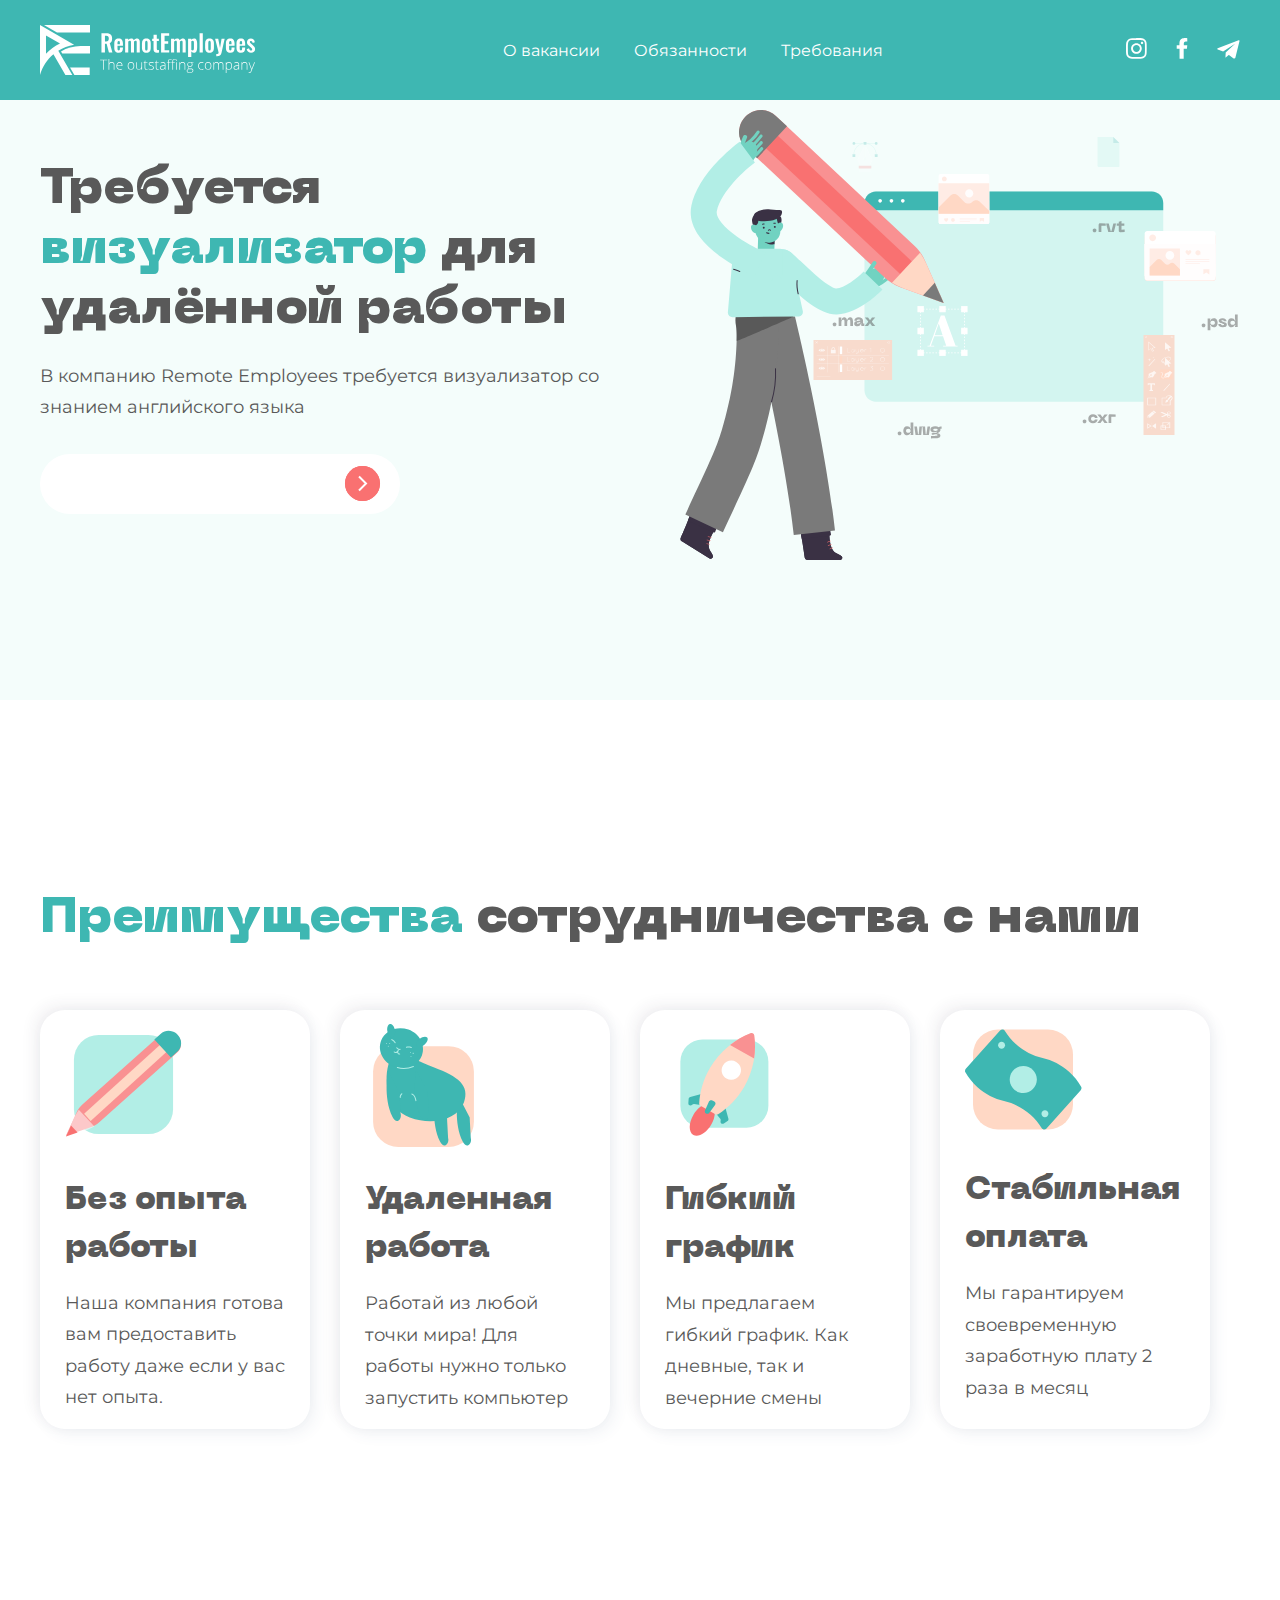
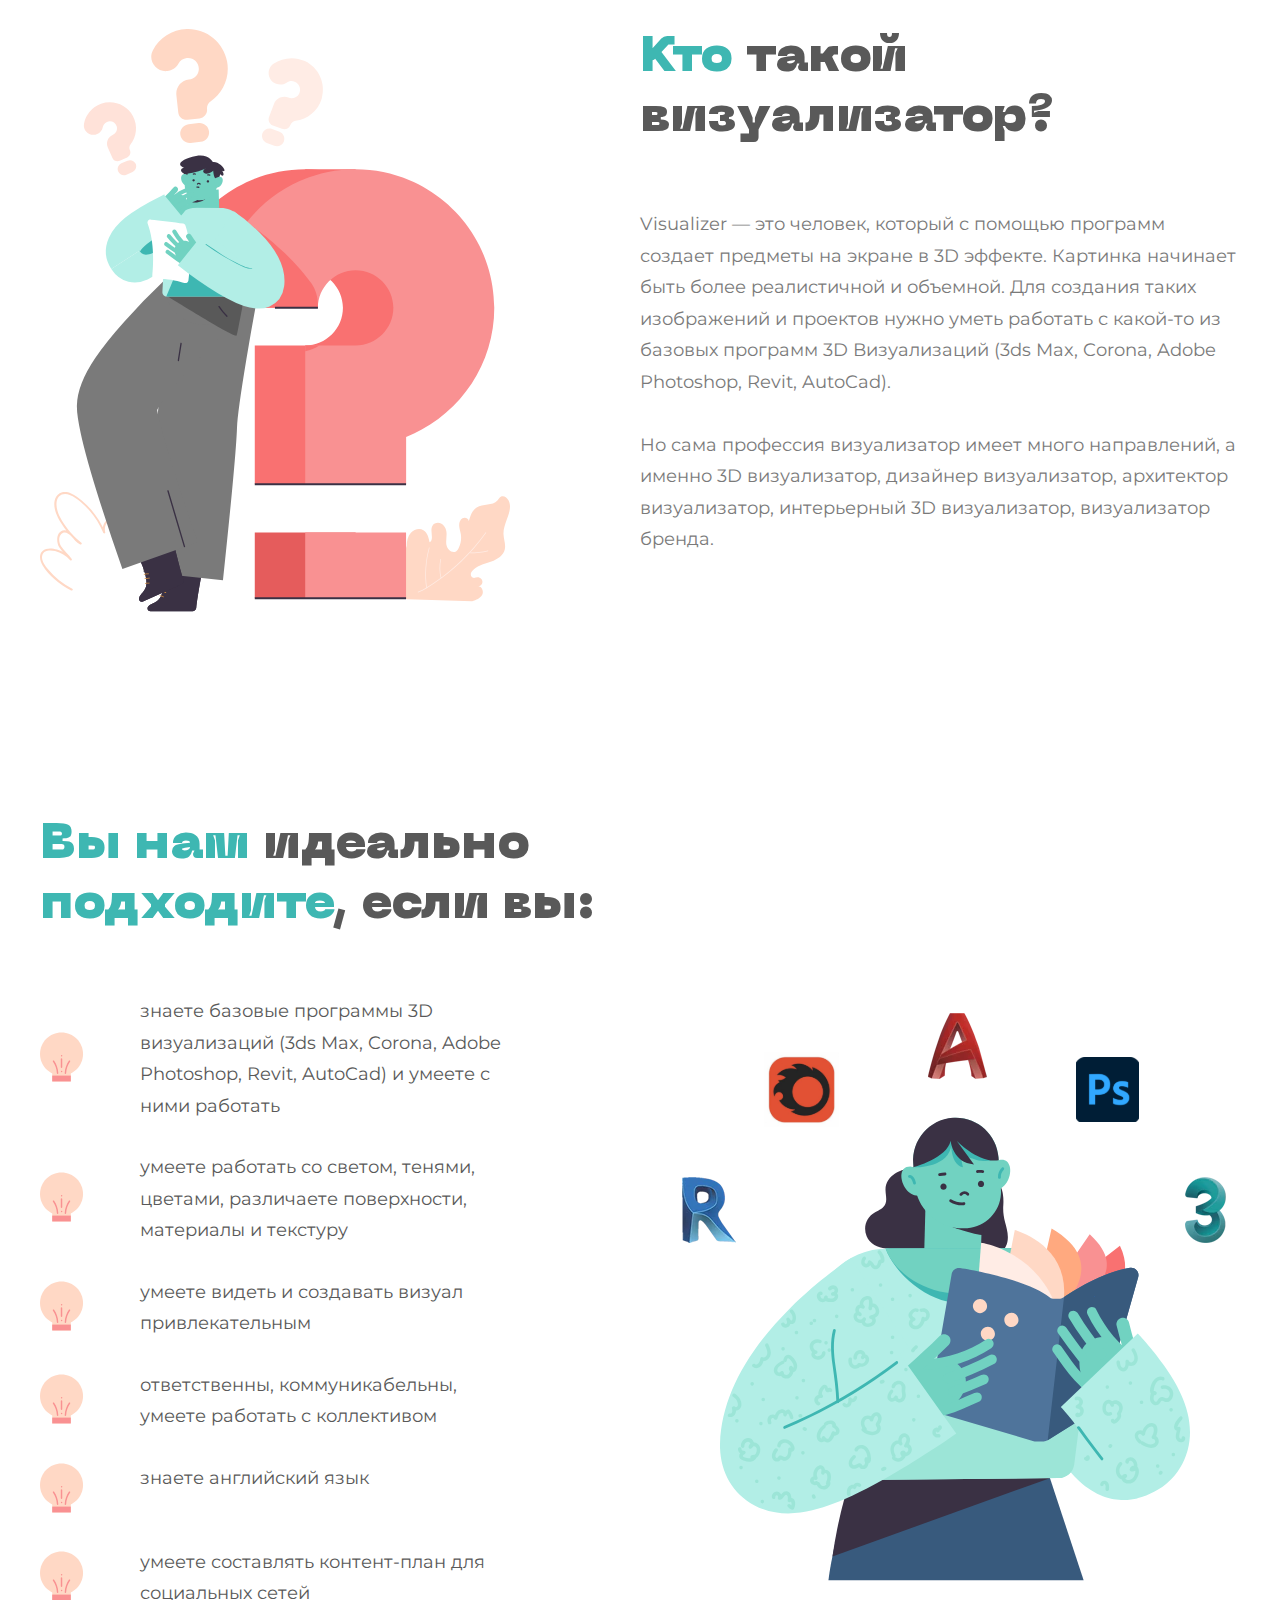
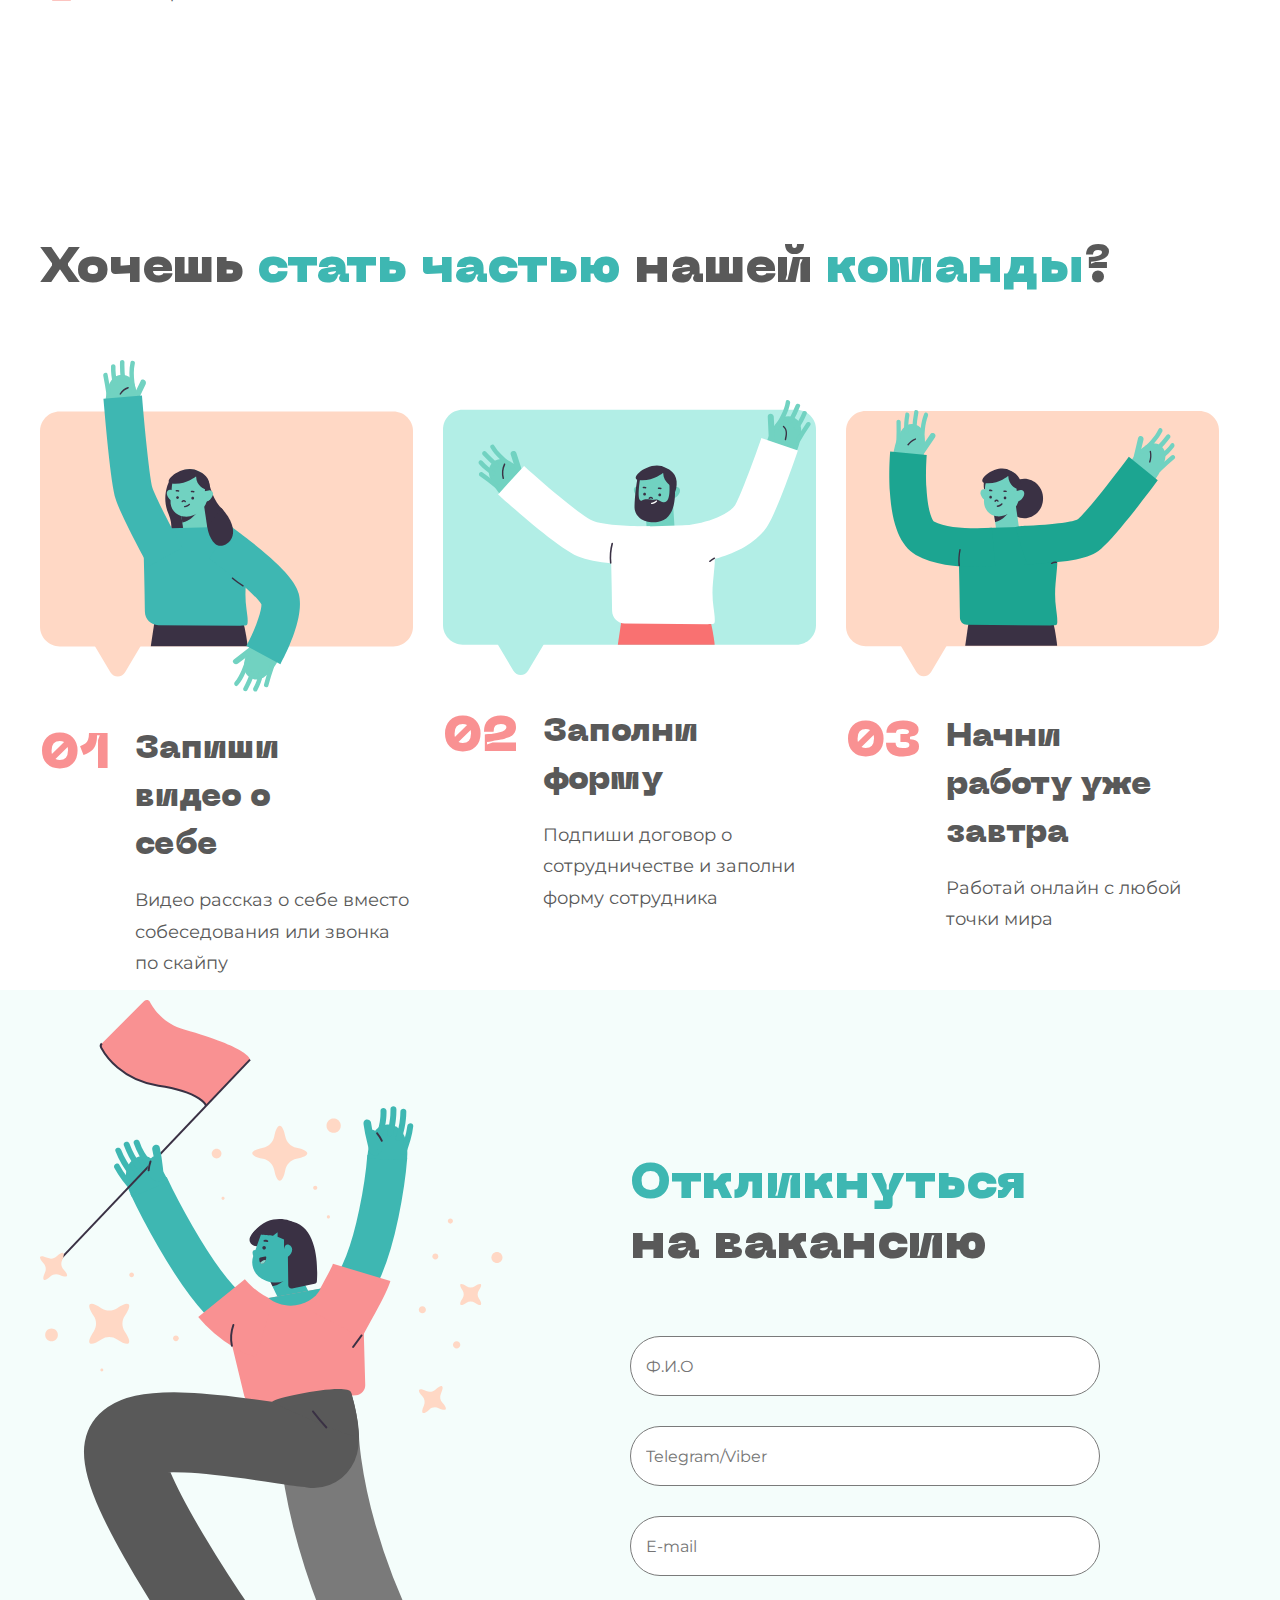
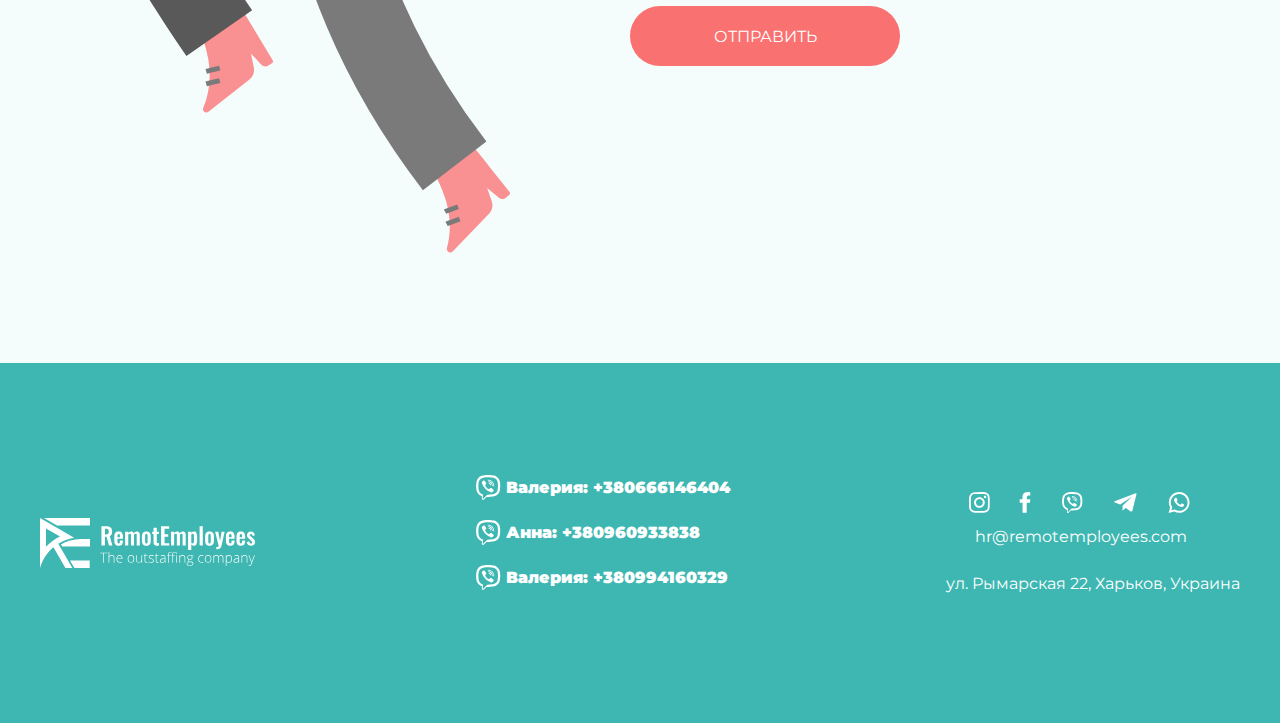
<file: index.html>
<!DOCTYPE html>
<html lang="ru">
<head>
    <meta charset="UTF-8">
    <meta http-equiv="X-UA-Compatible" content="IE=edge">
    <meta name="viewport" content="width=device-width, initial-scale=1.0">
    <title>Visualizer</title>
    <link rel="stylesheet" href="style.css">
    <script src="https://ajax.googleapis.com/ajax/libs/jquery/3.3.1/jquery.min.js"></script>
</head>

<body>
    <header>
        <div class="container">
            <div class="navbar">
                <div class="logo">
                    <img src="/img/logo.svg" alt="" srcset="">
                </div>
                <div class="navbar-menu desktop">
                    
                        <a href="#advantages" onclick="smoothScroll()">О вакансии</a>
                        <a href="#who-is">Обязанности</a>
                        <a href="#looking-for">Требования</a>
                   
                </div>
                <div class="navbar-menu mobile" id="navbarMenu">
                    
                        <a href="#advantages" onclick="mobileMenu()">О вакансии</a>
                        <a href="#who-is" onclick="mobileMenu()">Обязанности</a>
                        <a href="#looking-for" onclick="mobileMenu()">Требования</a>
                   
                </div>
                <div class="navbar-social desktop">
                   
                        <a href="" class="insta">
                            <svg width="21" height="21" viewBox="0 0 21 21" fill="none" xmlns="http://www.w3.org/2000/svg">
                                <path fill-rule="evenodd" clip-rule="evenodd" d="M10.1538 0.135383C7.58148 0.135383 7.17533 0.135384 6.09226 0.203075C5.00919 0.270767 4.19689 0.406151 3.58766 0.676919C2.91075 0.947686 2.30152 1.28614 1.75999 1.89537C1.15076 2.5046 0.812302 3.04613 0.541534 3.72305C0.270767 4.39997 0.135383 5.14458 0.0676914 6.22764C-3.88344e-07 7.31071 0 7.71686 0 10.4922C0 13.3353 -3.88344e-07 13.6737 0.0676914 14.7568C0.135383 15.8399 0.270767 16.6522 0.541534 17.2614C0.812302 17.9383 1.15076 18.5476 1.75999 19.0891C2.36921 19.6983 2.91075 20.0368 3.58766 20.3075C4.26458 20.5783 5.00919 20.7137 6.09226 20.7814C7.17533 20.8491 7.58148 20.8491 10.3568 20.8491C13.1999 20.8491 13.5384 20.8491 14.6214 20.7814C15.7045 20.7137 16.5168 20.5783 17.126 20.3075C17.8029 20.0368 18.4122 19.6983 18.9537 19.0891C19.5629 18.4799 19.9014 17.9383 20.1722 17.2614C20.4429 16.5845 20.5783 15.8399 20.646 14.7568C20.7137 13.6737 20.7137 13.3353 20.7137 10.6953V10.1538C20.7137 7.58148 20.7137 7.17533 20.646 6.09226C20.5783 5.00919 20.4429 4.19689 20.1722 3.58766C19.9014 2.91075 19.5629 2.30152 18.9537 1.75999C18.3445 1.15076 17.8029 0.812302 17.126 0.541534C16.4491 0.270767 15.7045 0.135384 14.6214 0.067692C13.5384 2.57215e-07 13.1999 0 10.5599 0H10.1538V0.135383ZM17.2614 4.9415C17.2614 5.61842 16.7199 6.15995 16.043 6.15995C15.366 6.15995 14.8245 5.61842 14.8245 4.9415C14.8245 4.26458 15.366 3.72305 16.043 3.72305C16.6522 3.72305 17.2614 4.26458 17.2614 4.9415ZM10.4245 13.9445C8.52917 13.9445 6.97225 12.3876 6.97225 10.4922C6.97225 8.59686 8.52917 7.03995 10.4245 7.03995C12.3199 7.03995 13.8768 8.59686 13.8768 10.4922C13.8768 12.3876 12.3199 13.9445 10.4245 13.9445ZM10.4245 5.14458C13.403 5.14458 15.7722 7.51379 15.7722 10.4922C15.7722 13.4707 13.403 15.8399 10.4245 15.8399C7.4461 15.8399 5.07688 13.4707 5.07688 10.4922C5.07688 7.51379 7.51379 5.14458 10.4245 5.14458ZM10.4245 1.96306C13.1999 1.96306 13.5384 1.96306 14.6214 2.03075C15.6368 2.09845 16.1783 2.23383 16.5845 2.36921C17.0583 2.57229 17.3968 2.77536 17.8029 3.11382C18.1414 3.45228 18.4122 3.79074 18.5476 4.33227C18.6829 4.67073 18.886 5.27996 18.886 6.29534C18.9537 7.3784 18.9537 7.71686 18.9537 10.4922C18.9537 13.2676 18.9537 13.606 18.886 14.6891C18.8183 15.7045 18.6829 16.246 18.5476 16.6522C18.3445 17.126 18.1414 17.4645 17.8029 17.8706C17.4645 18.2091 17.126 18.4799 16.5845 18.6152C16.246 18.7506 15.6368 18.9537 14.6214 18.9537C13.5384 19.0214 13.1999 19.0214 10.4245 19.0214C7.64917 19.0214 7.31071 19.0214 6.22764 18.9537C5.21227 18.886 4.67073 18.7506 4.26458 18.6152C3.79074 18.4122 3.45228 18.2091 3.04613 17.8706C2.70767 17.5322 2.4369 17.1937 2.30152 16.6522C2.16614 16.3137 1.96306 15.7045 1.96306 14.6891C1.89537 13.606 1.89537 13.2676 1.89537 10.4922C1.89537 7.71686 1.89537 7.3784 1.96306 6.29534C2.03075 5.27996 2.16614 4.73843 2.30152 4.33227C2.5046 3.85843 2.70767 3.51997 3.04613 3.11382C3.38459 2.77536 3.72305 2.5046 4.26458 2.36921C4.60304 2.23383 5.21227 2.03075 6.22764 2.03075C7.31071 1.96306 7.64917 1.96306 10.4245 1.96306Z"/>
                            </svg>
                        </a>
                        <a href="" class="facebook">
                            <svg width="12" height="21" viewBox="0 0 12 21" fill="none" xmlns="http://www.w3.org/2000/svg">
                                <path fill-rule="evenodd" clip-rule="evenodd" d="M10.9348 7.18479H7.82111V5.15409C8.02418 3.19109 11.2733 3.59723 11.2733 3.59723V3.46185V0.280434C11.1379 0.280434 4.91045 -1.20874 3.62435 3.52954C3.42128 4.13875 3.42128 6.84634 3.42128 7.18479H0.713688V10.84H3.55666V20.7904H7.68573V10.84H10.9348L11.2733 7.18479H10.9348Z"/>
                            </svg>
                        </a>
                        <a href="" class="telegram">
                            <svg width="23" height="19" viewBox="0 0 23 19" fill="none" xmlns="http://www.w3.org/2000/svg">
                                <path d="M8.69167 12.5281L8.44489 17.6284L14.0387 12.8845L8.69167 12.5281Z" />
                                <path d="M21.6069 0.353219L0.712252 8.30526C0.108993 8.52463 0.136414 9.37468 0.739673 9.56662L6.11416 11.3764L18.3987 3.45177L8.69172 12.5281L16.2599 18.259C17.0551 18.8623 18.1793 18.451 18.4261 17.4912L22.5118 1.121C22.6489 0.600007 22.1279 0.161273 21.6069 0.353219Z"/>
                            </svg>
                        </a>
                    
                </div>
                <div class="mobile-burger" id="burger" onclick="mobileMenu()">
                    <span class="top"></span>
                    <span class="middle"></span>
                    <span class="bottom"></span>
                </div>

            </div>
        </div>
    </header>

    <section class="hero">
        <div class="wrap">
            <div class="container">
                <h1 class="mobile">Требуется <span>визуализатор</span> для удалённой работы</h1>
                <div class="flex">
                <div class="hero-text">
                    <h1 class="desktop">Требуется <span>визуализатор</span> для удалённой работы</h1>
                    <p>В компанию Remote Employees  требуется визуализатор со знанием английского языка</p>
                    <form action="" onsubmit="return postToGoogle()">
                        <input type="text" name="entry.444131703" id="heroInput" onclick="heroNumber()">
                        <button type="submit">
                            <svg width="35" height="35" viewBox="0 0 35 35" fill="none" xmlns="http://www.w3.org/2000/svg">
                                <circle cx="17.5" cy="17.5" r="17.5"/>
                                <path d="M14 10.5L21 17.5L14 24.5" stroke="white" stroke-width="2" fill="none"/>
                            </svg>
                        </button>
                    </form>
                </div>
                <div class="hero-pic">
                    <img src="/img/hero-pic.svg" alt="">
                </div>
            </div>    
            </div>
    </div>
    </section>
    <div class="whitespace" id="advantages"></div>
    <section class="advantages">
        <div class="wrap">
            <div class="container">
                <h1><span>Преимущества</span> сотрудничества с нами</h1>
                <div class="flex">
                    <div class="card">
                        <img src="/img/1_adv.svg" alt="" loading="lazy">
                        <h2>Без опыта
                            работы</h2>
                        <p>Наша компания готова вам предоставить работу даже если у вас нет опыта.</p>
                    </div>
                    <div class="card">
                        <img src="/img/2_adv.svg" alt="" loading="lazy">
                        <h2>Удаленная
                            работа</h2>
                        <p>Работай из любой точки мира! Для работы нужно только запустить компьютер</p>
                    </div>
                    <div class="card">
                        <img src="/img/3_adv.svg" alt="" loading="lazy">
                        <h2>Гибкий график</h2>
                        <p>Мы предлагаем гибкий график. Как  дневные, так и вечерние смены</p>
                    </div>
                    <div class="card">
                        <img src="/img/4_adv.svg" alt="" loading="lazy">
                        <h2>Стабильная оплата</h2>
                        <p>Мы гарантируем своевременную заработную плату
                            2 раза в месяц</p>
                    </div>
                    
            </div>
        </div>
    </section>
    <div class="whitespace" id="who-is"></div>
    <section class="who-is">
        <div class="wrap">
            <div class="container">
                <h1 class="mobile"><span>Кто</span> такой визуализатор?</h1>
                <div class="flex">
                    <div class="who-is-text">
                        <h1 class="desktop"><span>Кто</span> такой визуализатор?</h1>
                        <p>Visualizer — это человек, который с помощью программ создает предметы на экране в 3D эффекте. Картинка начинает быть более реалистичной и объемной.
                            Для создания таких изображений и проектов нужно уметь работать с  какой-то из базовых программ 3D Визуализаций (3ds Max, Corona, Adobe Photoshop, Revit, AutoCad).
                            <br>
                            <br>
                            Но сама профессия визуализатор имеет много направлений, а именно 3D визуализатор, дизайнер визуализатор, архитектор визуализатор,  интерьерный 3D  визуализатор,  визуализатор бренда.</p>
                    </div>
                    <div class="who-is-pic">
                        <img src="/img/who-is.svg" alt="" loading="lazy">
                    </div>
                </div>
            </div>
        </div>
    </section>
    <div class="whitespace" id="looking-for"></div>
    <section class="looking-for" >
        <div class="wrap">
            <div class="container">
                <h1 class="mobile"><span>Вы нам</span> идеально <span>подходите</span>, если вы:</h1>
                <div class="flex">
                    <div class="lamp-cards">
                        <h1 class="desktop"><span>Вы нам</span> идеально <span>подходите</span>, если вы:</h1>
                        <div class="lamp-card">
                            <div class="lamp"><img src="/img/lamp.svg" width="44px" height="50px" alt=""></div>
                            <div class="looking-text"><p>знаете базовые программы 3D визуализаций (3ds Max, Corona, Adobe Photoshop, Revit, AutoCad) и умеете с ними работать</p> </div>
                        </div>
                        <div class="lamp-card">
                            <div class="lamp"><img src="/img/lamp.svg" width="44px" height="50px" alt=""></div>
                            <div class="looking-text"><p>умеете работать со светом, тенями, цветами, различаете поверхности, материалы и текстуру</p></div>
                        </div>
                        <div class="lamp-card">
                            <div class="lamp"><img src="/img/lamp.svg" width="44px" height="50px" alt=""></div>
                            <div class="looking-text"><p>умеете видеть и создавать визуал привлекательным</p></div>
                        </div>
                        <div class="lamp-card">
                            <div class="lamp"><img src="/img/lamp.svg" width="44px" height="50px" alt=""></div>
                            <div class="looking-text"><p>ответственны, коммуникабельны, умеете работать с коллективом</p></div>
                        </div>
                        <div class="lamp-card">
                            <div class="lamp"><img src="/img/lamp.svg" width="44px" height="50px" alt=""></div>
                            <div class="looking-text"><p>знаете английский язык</p></div>
                        </div>
                        <div class="lamp-card">
                            <div class="lamp"><img src="/img/lamp.svg" width="44px" height="50px" alt=""></div>
                            <div class="looking-text"><p>умеете составлять контент-план 
                                для социальных сетей</p></div>
                        </div>
                    </div>
                    <div class="looking-for-img">
                        <img src="/img/girl.svg" alt="" loading="lazy">
                    </div>
                </div>
            </div>
        </div>
        
    </section>
    <div class="whitespace"></div>
    <section class="join">
        <div class="wrap">
            <div class="container">
                <h1>Хочешь <span>стать частью</span>  нашей <span>команды</span>?</h1>
                <div class="flex">
                    <div class="join-cards">
                        <div class="join-card">
                            <img src="/img/joingirl.svg" alt="" loading="lazy">
                            <div class="join-info">
                                <div class="step">
                                    <h1>01</h1>
                                </div>
                                <div class="join-text">
                                    <h2>Запиши видео о себе</h2>
                                    <p>Видео рассказ о себе вместо собеседования
                                        или звонка по скайпу</p>
                                </div>
                            </div>
                        </div>
                    </div>
                    <div class="join-cards">
                        <div class="join-card">
                            <img src="/img/join-boy.svg" alt="" loading="lazy">
                            <div class="join-info">
                                <div class="step">
                                    <h1>02</h1>
                                </div>
                                <div class="join-text">
                                    <h2>Заполни форму</h2>
                                    <p>Подпиши договор о сотрудничестве и  заполни форму сотрудника</p>
                                </div>
                            </div>
                        </div>
                    </div>
                    <div class="join-cards">
                        <div class="join-card">
                            <img src="/img/join-girl-2.svg" alt="" loading="lazy">
                            <div class="join-info">
                                <div class="step">
                                    <h1>03</h1>
                                </div>
                                <div class="join-text">
                                    <h2>Начни работу уже завтра</h2>
                                    <p>Работай онлайн с любой точки мира</p>
                                </div>
                            </div>
                        </div>
                    </div>
                </div>
            </div>
        </div>
    </section>
    <section class="contact-form">
        <div class="wrap">
            <div class="container">
                <h1 class="mobile"><span>Откликнуться </span> на вакансию</h1>
                <div class="flex">
                    <img src="/img/contact-form.svg" alt="" loading="lazy">
                    <div class="full-form">
                        <h1 class="desktop"><span>Откликнуться </span> на вакансию</h1>
                        <form action="" target="_self" onsubmit="return postToGoogle()">
                            <input type="text" placeholder="Ф.И.О" name="entry.396730978" id="nameField" required>
                            <input type="text" placeholder="Telegram/Viber" name="entry.444131703" id="mobField" required>
                            <input type="text" placeholder="E-mail" name="entry.1352816657" id="emailField" required>
                            <input type="submit" value="Отправить">
                        </form>
                    </div>
                </div>
        
            </div>
        </div> 
    </section>

    <footer>
        <div class="container">
            <div class="footer">
                <div class="logo">
                    <img src="/img/logo.svg" alt="" srcset="" loading="lazy">
                </div>
                <div class="footer-hr">
                    <a href="#"><img src="/img/viber.svg" alt=""><span>Валерия: 
                        +380666146404</span></a>        
                    <a href="#"><img src="/img/viber.svg" alt=""><span>Анна: 
                        +380960933838</span></a>        
                    <a href="#"><img src="/img/viber.svg" alt=""><span>Валерия: +380994160329</span></a>        
                </div>
                <div class="footer-social">
                    <a href="" class="insta">
                        <svg width="21" height="21" viewBox="0 0 21 21" fill="none" xmlns="http://www.w3.org/2000/svg">
                            <path fill-rule="evenodd" clip-rule="evenodd" d="M10.1538 0.135383C7.58148 0.135383 7.17533 0.135384 6.09226 0.203075C5.00919 0.270767 4.19689 0.406151 3.58766 0.676919C2.91075 0.947686 2.30152 1.28614 1.75999 1.89537C1.15076 2.5046 0.812302 3.04613 0.541534 3.72305C0.270767 4.39997 0.135383 5.14458 0.0676914 6.22764C-3.88344e-07 7.31071 0 7.71686 0 10.4922C0 13.3353 -3.88344e-07 13.6737 0.0676914 14.7568C0.135383 15.8399 0.270767 16.6522 0.541534 17.2614C0.812302 17.9383 1.15076 18.5476 1.75999 19.0891C2.36921 19.6983 2.91075 20.0368 3.58766 20.3075C4.26458 20.5783 5.00919 20.7137 6.09226 20.7814C7.17533 20.8491 7.58148 20.8491 10.3568 20.8491C13.1999 20.8491 13.5384 20.8491 14.6214 20.7814C15.7045 20.7137 16.5168 20.5783 17.126 20.3075C17.8029 20.0368 18.4122 19.6983 18.9537 19.0891C19.5629 18.4799 19.9014 17.9383 20.1722 17.2614C20.4429 16.5845 20.5783 15.8399 20.646 14.7568C20.7137 13.6737 20.7137 13.3353 20.7137 10.6953V10.1538C20.7137 7.58148 20.7137 7.17533 20.646 6.09226C20.5783 5.00919 20.4429 4.19689 20.1722 3.58766C19.9014 2.91075 19.5629 2.30152 18.9537 1.75999C18.3445 1.15076 17.8029 0.812302 17.126 0.541534C16.4491 0.270767 15.7045 0.135384 14.6214 0.067692C13.5384 2.57215e-07 13.1999 0 10.5599 0H10.1538V0.135383ZM17.2614 4.9415C17.2614 5.61842 16.7199 6.15995 16.043 6.15995C15.366 6.15995 14.8245 5.61842 14.8245 4.9415C14.8245 4.26458 15.366 3.72305 16.043 3.72305C16.6522 3.72305 17.2614 4.26458 17.2614 4.9415ZM10.4245 13.9445C8.52917 13.9445 6.97225 12.3876 6.97225 10.4922C6.97225 8.59686 8.52917 7.03995 10.4245 7.03995C12.3199 7.03995 13.8768 8.59686 13.8768 10.4922C13.8768 12.3876 12.3199 13.9445 10.4245 13.9445ZM10.4245 5.14458C13.403 5.14458 15.7722 7.51379 15.7722 10.4922C15.7722 13.4707 13.403 15.8399 10.4245 15.8399C7.4461 15.8399 5.07688 13.4707 5.07688 10.4922C5.07688 7.51379 7.51379 5.14458 10.4245 5.14458ZM10.4245 1.96306C13.1999 1.96306 13.5384 1.96306 14.6214 2.03075C15.6368 2.09845 16.1783 2.23383 16.5845 2.36921C17.0583 2.57229 17.3968 2.77536 17.8029 3.11382C18.1414 3.45228 18.4122 3.79074 18.5476 4.33227C18.6829 4.67073 18.886 5.27996 18.886 6.29534C18.9537 7.3784 18.9537 7.71686 18.9537 10.4922C18.9537 13.2676 18.9537 13.606 18.886 14.6891C18.8183 15.7045 18.6829 16.246 18.5476 16.6522C18.3445 17.126 18.1414 17.4645 17.8029 17.8706C17.4645 18.2091 17.126 18.4799 16.5845 18.6152C16.246 18.7506 15.6368 18.9537 14.6214 18.9537C13.5384 19.0214 13.1999 19.0214 10.4245 19.0214C7.64917 19.0214 7.31071 19.0214 6.22764 18.9537C5.21227 18.886 4.67073 18.7506 4.26458 18.6152C3.79074 18.4122 3.45228 18.2091 3.04613 17.8706C2.70767 17.5322 2.4369 17.1937 2.30152 16.6522C2.16614 16.3137 1.96306 15.7045 1.96306 14.6891C1.89537 13.606 1.89537 13.2676 1.89537 10.4922C1.89537 7.71686 1.89537 7.3784 1.96306 6.29534C2.03075 5.27996 2.16614 4.73843 2.30152 4.33227C2.5046 3.85843 2.70767 3.51997 3.04613 3.11382C3.38459 2.77536 3.72305 2.5046 4.26458 2.36921C4.60304 2.23383 5.21227 2.03075 6.22764 2.03075C7.31071 1.96306 7.64917 1.96306 10.4245 1.96306Z"/>
                        </svg>
                    </a>
                    <a href="" class="facebook">
                        <svg width="12" height="21" viewBox="0 0 12 21" fill="none" xmlns="http://www.w3.org/2000/svg">
                            <path fill-rule="evenodd" clip-rule="evenodd" d="M10.9348 7.18479H7.82111V5.15409C8.02418 3.19109 11.2733 3.59723 11.2733 3.59723V3.46185V0.280434C11.1379 0.280434 4.91045 -1.20874 3.62435 3.52954C3.42128 4.13875 3.42128 6.84634 3.42128 7.18479H0.713688V10.84H3.55666V20.7904H7.68573V10.84H10.9348L11.2733 7.18479H10.9348Z"/>
                        </svg>
                    </a>
                        <a href="#" class="viber">
                            <svg width="25" height="21" viewBox="0 0 25 25" fill="none" xmlns="http://www.w3.org/2000/svg">
                                <path d="M5.93325 22.578C5.93325 22.1599 6.07262 21.707 5.89841 21.3934C5.7242 21.1146 5.2364 21.0101 4.88798 20.8359C3.04132 19.8603 1.61277 18.4666 0.881073 16.5154C0.56749 15.7489 0.462961 14.8778 0.323591 14.0416C0.18422 13.2054 0.149378 12.3691 0.114535 11.5329C0.0448497 9.7211 0.253906 7.90928 0.637174 6.1323C0.84623 5.12187 1.36887 4.2508 1.99604 3.48426C2.97163 2.26477 4.15628 1.25434 5.65451 0.766538C6.52558 0.487797 7.43149 0.348427 8.3374 0.243899C9.55689 0.104528 10.8112 0 12.0307 0C13.2502 0 14.4697 0.104528 15.6892 0.209056C16.4906 0.278741 17.292 0.418112 18.0933 0.592325C19.487 0.905909 20.6368 1.70729 21.6473 2.68288C22.6229 3.62363 23.4243 4.7386 23.703 6.09746C24.1211 8.08349 24.365 10.0695 24.1908 12.0904C24.0863 13.3099 23.9469 14.4945 23.7378 15.714C23.4939 17.1077 22.7274 18.1879 21.7518 19.1635C20.7414 20.2087 19.5916 21.045 18.1282 21.3585C17.0132 21.6024 15.8634 21.707 14.7484 21.8463C14.1561 21.916 13.5289 21.9509 12.9018 21.9509C12.2049 21.9509 11.4732 21.916 10.7764 21.916C10.6022 21.916 10.3583 22.0205 10.2189 22.1599C9.41752 22.9613 8.68582 23.7627 7.91929 24.5641C7.3618 25.1215 6.59527 25.1564 6.17715 24.5989C6.00294 24.355 5.93325 24.0066 5.89841 23.7278C5.89841 23.3097 5.93325 22.9613 5.93325 22.578ZM6.90885 21.4979C6.90885 21.8463 6.90885 22.1948 6.90885 22.5432C6.90885 22.8916 6.90885 23.24 6.90885 23.5885C6.90885 23.693 6.97853 23.8324 7.04822 23.8672C7.1179 23.902 7.25728 23.7975 7.32696 23.7278C7.39665 23.693 7.43149 23.6233 7.50117 23.5536C8.68582 22.3341 9.83563 21.1495 11.0203 19.9648C11.1596 19.8255 11.3687 19.7209 11.5778 19.7209C13.2502 19.7209 14.9227 19.5816 16.5951 19.3725C17.5707 19.2331 18.4766 18.9892 19.278 18.3621C20.3233 17.5258 21.2989 16.6199 21.5428 15.2611C21.7867 13.9719 21.926 12.6479 21.9957 11.3239C22.0306 10.2437 21.8912 9.12877 21.7867 8.04865C21.6821 6.89884 21.4034 5.78388 20.5672 4.84313C19.7309 3.90238 18.7902 3.03131 17.501 2.78741C16.2467 2.54351 14.9923 2.40414 13.7032 2.33446C11.6126 2.22993 9.4872 2.29961 7.43149 2.68288C5.20156 3.06615 3.66848 4.35533 2.90195 6.44589C2.55352 7.38664 2.48383 8.43192 2.41415 9.44235C2.34446 10.7315 2.37931 12.0556 2.48383 13.3447C2.51868 14.1113 2.6232 14.9126 2.90195 15.6443C3.52911 17.3516 4.78345 18.4666 6.45589 19.1286C6.76948 19.268 6.90885 19.4073 6.90885 19.7558C6.87401 20.2784 6.90885 20.9056 6.90885 21.4979Z" />
                                <path d="M13.1456 14.0763C13.285 14.0066 13.4592 13.9369 13.5986 13.8324C13.7728 13.693 13.8773 13.484 14.0515 13.3446C14.4 12.9962 14.8181 12.8568 15.2362 13.1007C16.0027 13.6233 16.7693 14.146 17.501 14.7383C17.7797 14.9474 17.8842 15.2609 17.71 15.6094C17.3267 16.4804 16.7693 17.1773 15.7937 17.456C15.6543 17.4909 15.5149 17.4909 15.3756 17.456C12.1352 16.3062 9.41746 14.4944 7.60564 11.4979C6.97848 10.4875 6.52552 9.37254 6.00288 8.29242C5.72414 7.76978 5.82867 7.28198 6.14225 6.79419C6.52552 6.2367 7.01332 5.81859 7.60564 5.53985C7.95407 5.36564 8.33734 5.40048 8.58124 5.71406C9.13872 6.41092 9.66136 7.14261 10.1492 7.90915C10.4976 8.46663 10.3234 8.91959 9.83557 9.3377C9.73105 9.40738 9.66136 9.47707 9.55683 9.54675C9.24325 9.79065 9.17356 10.1042 9.31293 10.4527C9.90526 12.0903 10.9854 13.3098 12.6578 13.9369C12.7972 14.0066 12.9366 14.0066 13.1456 14.0763Z"/>
                                <path d="M18.1633 10.8709C18.1633 10.9754 18.233 11.1148 18.1981 11.2193C18.1285 11.3587 18.0239 11.5677 17.8846 11.6026C17.78 11.6374 17.5361 11.4284 17.5013 11.3239C17.3968 10.9754 17.3968 10.627 17.3619 10.2786C17.2226 8.22286 15.6546 6.27167 13.6686 5.78387C13.2505 5.67935 12.7975 5.6445 12.3446 5.57482C12.2401 5.57482 12.1704 5.53998 12.0658 5.53998C11.8219 5.50513 11.6477 5.43545 11.6477 5.15671C11.6826 4.84312 11.9265 4.77344 12.1704 4.77344C14.8533 4.87797 17.1529 6.41104 17.9194 9.16361C18.0588 9.72109 18.1285 10.3134 18.1981 10.8709C18.1981 10.8361 18.1981 10.8709 18.1633 10.8709Z"/>
                                <path d="M16.6647 10.4873C16.6298 10.557 16.6647 10.6964 16.595 10.7661C16.4905 10.8706 16.3511 11.01 16.2117 11.01C16.1072 11.01 15.933 10.8358 15.933 10.7312C15.8285 10.348 15.8285 9.89501 15.7239 9.51174C15.3755 8.18772 14.2605 7.28182 12.8668 7.14244C12.7275 7.14244 12.6229 7.1076 12.4836 7.07276C12.2745 7.03792 12.1351 6.89855 12.17 6.68949C12.2048 6.44559 12.379 6.34106 12.5881 6.34106C14.6438 6.48043 16.3859 7.76961 16.6298 10.0344C16.6298 10.1389 16.6647 10.3131 16.6647 10.4873Z"/>
                                <path d="M13.0759 7.90918C14.2606 7.94402 15.1665 8.95446 15.0968 10.0694C15.0968 10.3133 14.9923 10.5224 14.7484 10.4875C14.609 10.4527 14.4696 10.2785 14.3303 10.1391C14.2954 10.1043 14.3303 10.0346 14.3303 9.99974C14.1561 9.09383 13.9122 8.84993 12.9714 8.67572C12.7275 8.64088 12.5533 8.5015 12.5533 8.25761C12.5881 8.01371 12.7624 7.90918 13.0063 7.90918C13.0759 7.90918 13.1108 7.90918 13.0759 7.90918Z" />
                            </svg>      
                        </a>
                        <a href="" class="telegram">
                            <svg width="23" height="21" viewBox="0 0 23 19" fill="none" xmlns="http://www.w3.org/2000/svg">
                                <path d="M8.69167 12.5281L8.44489 17.6284L14.0387 12.8845L8.69167 12.5281Z" />
                                <path d="M21.6069 0.353219L0.712252 8.30526C0.108993 8.52463 0.136414 9.37468 0.739673 9.56662L6.11416 11.3764L18.3987 3.45177L8.69172 12.5281L16.2599 18.259C17.0551 18.8623 18.1793 18.451 18.4261 17.4912L22.5118 1.121C22.6489 0.600007 22.1279 0.161273 21.6069 0.353219Z"/>
                            </svg>
                        </a>
                        <a href="#" class="whatsapp">
                            <svg width="26" height="21" viewBox="0 0 26 25" fill="none" xmlns="http://www.w3.org/2000/svg">
                                <path d="M0.663757 25L2.42598 18.291C1.43913 16.4548 0.875224 14.4068 0.875224 12.3588C0.875224 5.50847 6.44384 0 13.2108 0C19.9777 0 25.5463 5.50847 25.5463 12.3588C25.5463 19.1384 20.0482 24.7175 13.2108 24.7175C11.1666 24.7175 9.19291 24.2232 7.3602 23.2345L0.663757 25ZM7.71264 20.6921L8.13558 20.9746C9.68633 21.8927 11.4486 22.387 13.2108 22.387C18.7089 22.387 23.2202 17.8672 23.2202 12.3588C23.2202 6.85028 18.7089 2.33051 13.2108 2.33051C7.71264 2.33051 3.20136 6.85028 3.20136 12.3588C3.20136 14.1949 3.69478 15.9605 4.68162 17.5141L4.96358 17.9379L3.97673 21.6808L7.71264 20.6921Z"/>
                                <path fill-rule="evenodd" clip-rule="evenodd" d="M17.7925 14.0536C17.299 13.7711 16.5941 13.418 16.0302 13.6299C15.5368 13.8418 15.2549 14.548 14.9729 14.9011C14.8319 15.1129 14.6205 15.1129 14.409 15.0423C12.7173 14.3361 11.378 13.2062 10.3911 11.6525C10.2501 11.4406 10.2501 11.2288 10.4616 11.0169C10.7436 10.6638 11.096 10.3107 11.1665 9.81633C11.237 9.3926 11.0255 8.82763 10.8141 8.4039C10.6026 7.90955 10.3206 7.13271 9.75672 6.85023C9.2633 6.56774 8.6289 6.70898 8.20597 7.06209C7.50108 7.62706 7.14864 8.61576 7.14864 9.53384C7.14864 9.81633 7.21912 10.0282 7.21912 10.3107C7.3601 10.9463 7.64206 11.5112 7.9945 12.0056C8.20597 12.4293 8.48792 12.7824 8.76988 13.2062C9.68623 14.4773 10.8141 15.5367 12.1533 16.3841C12.7877 16.8079 13.5631 17.161 14.268 17.3728C15.1139 17.6553 15.8188 17.9378 16.7351 17.7966C17.6515 17.5847 18.5678 17.0197 18.9908 16.1016C19.1317 15.8192 19.1317 15.5367 19.0613 15.2542C19.0613 14.6892 18.2859 14.3361 17.7925 14.0536Z"/>
                            </svg>
                        </a>
                        <div class="footer-mail">
                            <a href="">hr@remotemployees.com</a>
                            <br>
                            <a href="">ул. Рымарская 22, Харьков, Украина</a>
                        </div>
                </div>
                
            </div>
        </div>
    </footer>
   
</body>
<script src="script.js"></script>
</html>
</file>
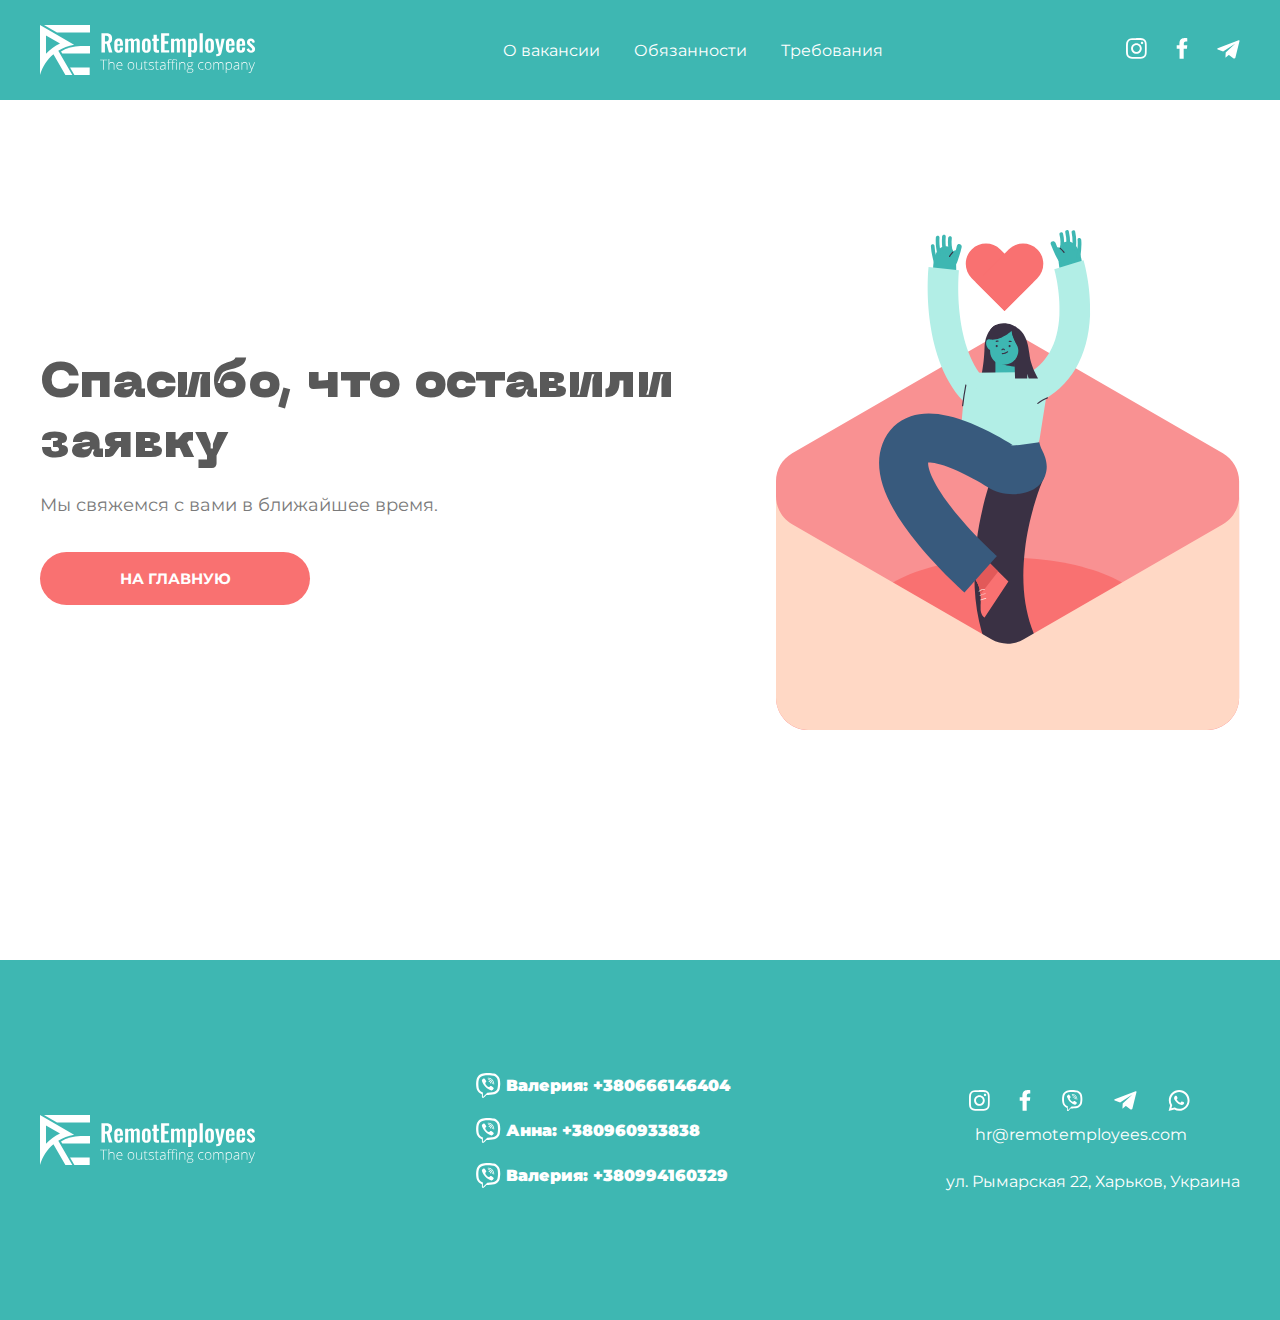
<file: thanks.html>
<html lang="ru">
<head>
    <meta charset="UTF-8">
    <meta http-equiv="X-UA-Compatible" content="IE=edge">
    <meta name="viewport" content="width=device-width, initial-scale=1.0">
    <title>Thank you</title>
    <link rel="stylesheet" href="style.css">
</head>
<body>
    <header>
        <div class="container">
            <div class="navbar">
                <div class="logo">
                    <img src="/img/logo.svg" alt="" srcset="">
                </div>
                <div class="navbar-menu desktop">
                    
                        <a href="#advantages" onclick="smoothScroll()">О вакансии</a>
                        <a href="#who-is">Обязанности</a>
                        <a href="#looking-for">Требования</a>
                   
                </div>
                <div class="navbar-menu mobile" id="navbarMenu">
                    
                        <a href="#advantages" onclick="mobileMenu()">О вакансии</a>
                        <a href="#who-is" onclick="mobileMenu()">Обязанности</a>
                        <a href="#looking-for" onclick="mobileMenu()">Требования</a>
                   
                </div>
                <div class="navbar-social desktop">
                   
                        <a href="" class="insta">
                            <svg width="21" height="21" viewBox="0 0 21 21" fill="none" xmlns="http://www.w3.org/2000/svg">
                                <path fill-rule="evenodd" clip-rule="evenodd" d="M10.1538 0.135383C7.58148 0.135383 7.17533 0.135384 6.09226 0.203075C5.00919 0.270767 4.19689 0.406151 3.58766 0.676919C2.91075 0.947686 2.30152 1.28614 1.75999 1.89537C1.15076 2.5046 0.812302 3.04613 0.541534 3.72305C0.270767 4.39997 0.135383 5.14458 0.0676914 6.22764C-3.88344e-07 7.31071 0 7.71686 0 10.4922C0 13.3353 -3.88344e-07 13.6737 0.0676914 14.7568C0.135383 15.8399 0.270767 16.6522 0.541534 17.2614C0.812302 17.9383 1.15076 18.5476 1.75999 19.0891C2.36921 19.6983 2.91075 20.0368 3.58766 20.3075C4.26458 20.5783 5.00919 20.7137 6.09226 20.7814C7.17533 20.8491 7.58148 20.8491 10.3568 20.8491C13.1999 20.8491 13.5384 20.8491 14.6214 20.7814C15.7045 20.7137 16.5168 20.5783 17.126 20.3075C17.8029 20.0368 18.4122 19.6983 18.9537 19.0891C19.5629 18.4799 19.9014 17.9383 20.1722 17.2614C20.4429 16.5845 20.5783 15.8399 20.646 14.7568C20.7137 13.6737 20.7137 13.3353 20.7137 10.6953V10.1538C20.7137 7.58148 20.7137 7.17533 20.646 6.09226C20.5783 5.00919 20.4429 4.19689 20.1722 3.58766C19.9014 2.91075 19.5629 2.30152 18.9537 1.75999C18.3445 1.15076 17.8029 0.812302 17.126 0.541534C16.4491 0.270767 15.7045 0.135384 14.6214 0.067692C13.5384 2.57215e-07 13.1999 0 10.5599 0H10.1538V0.135383ZM17.2614 4.9415C17.2614 5.61842 16.7199 6.15995 16.043 6.15995C15.366 6.15995 14.8245 5.61842 14.8245 4.9415C14.8245 4.26458 15.366 3.72305 16.043 3.72305C16.6522 3.72305 17.2614 4.26458 17.2614 4.9415ZM10.4245 13.9445C8.52917 13.9445 6.97225 12.3876 6.97225 10.4922C6.97225 8.59686 8.52917 7.03995 10.4245 7.03995C12.3199 7.03995 13.8768 8.59686 13.8768 10.4922C13.8768 12.3876 12.3199 13.9445 10.4245 13.9445ZM10.4245 5.14458C13.403 5.14458 15.7722 7.51379 15.7722 10.4922C15.7722 13.4707 13.403 15.8399 10.4245 15.8399C7.4461 15.8399 5.07688 13.4707 5.07688 10.4922C5.07688 7.51379 7.51379 5.14458 10.4245 5.14458ZM10.4245 1.96306C13.1999 1.96306 13.5384 1.96306 14.6214 2.03075C15.6368 2.09845 16.1783 2.23383 16.5845 2.36921C17.0583 2.57229 17.3968 2.77536 17.8029 3.11382C18.1414 3.45228 18.4122 3.79074 18.5476 4.33227C18.6829 4.67073 18.886 5.27996 18.886 6.29534C18.9537 7.3784 18.9537 7.71686 18.9537 10.4922C18.9537 13.2676 18.9537 13.606 18.886 14.6891C18.8183 15.7045 18.6829 16.246 18.5476 16.6522C18.3445 17.126 18.1414 17.4645 17.8029 17.8706C17.4645 18.2091 17.126 18.4799 16.5845 18.6152C16.246 18.7506 15.6368 18.9537 14.6214 18.9537C13.5384 19.0214 13.1999 19.0214 10.4245 19.0214C7.64917 19.0214 7.31071 19.0214 6.22764 18.9537C5.21227 18.886 4.67073 18.7506 4.26458 18.6152C3.79074 18.4122 3.45228 18.2091 3.04613 17.8706C2.70767 17.5322 2.4369 17.1937 2.30152 16.6522C2.16614 16.3137 1.96306 15.7045 1.96306 14.6891C1.89537 13.606 1.89537 13.2676 1.89537 10.4922C1.89537 7.71686 1.89537 7.3784 1.96306 6.29534C2.03075 5.27996 2.16614 4.73843 2.30152 4.33227C2.5046 3.85843 2.70767 3.51997 3.04613 3.11382C3.38459 2.77536 3.72305 2.5046 4.26458 2.36921C4.60304 2.23383 5.21227 2.03075 6.22764 2.03075C7.31071 1.96306 7.64917 1.96306 10.4245 1.96306Z"/>
                            </svg>
                        </a>
                        <a href="" class="facebook">
                            <svg width="12" height="21" viewBox="0 0 12 21" fill="none" xmlns="http://www.w3.org/2000/svg">
                                <path fill-rule="evenodd" clip-rule="evenodd" d="M10.9348 7.18479H7.82111V5.15409C8.02418 3.19109 11.2733 3.59723 11.2733 3.59723V3.46185V0.280434C11.1379 0.280434 4.91045 -1.20874 3.62435 3.52954C3.42128 4.13875 3.42128 6.84634 3.42128 7.18479H0.713688V10.84H3.55666V20.7904H7.68573V10.84H10.9348L11.2733 7.18479H10.9348Z"/>
                            </svg>
                        </a>
                        <a href="" class="telegram">
                            <svg width="23" height="19" viewBox="0 0 23 19" fill="none" xmlns="http://www.w3.org/2000/svg">
                                <path d="M8.69167 12.5281L8.44489 17.6284L14.0387 12.8845L8.69167 12.5281Z" />
                                <path d="M21.6069 0.353219L0.712252 8.30526C0.108993 8.52463 0.136414 9.37468 0.739673 9.56662L6.11416 11.3764L18.3987 3.45177L8.69172 12.5281L16.2599 18.259C17.0551 18.8623 18.1793 18.451 18.4261 17.4912L22.5118 1.121C22.6489 0.600007 22.1279 0.161273 21.6069 0.353219Z"/>
                            </svg>
                        </a>
                    
                </div>
                <div class="mobile-burger" id="burger" onclick="mobileMenu()">
                    <span class="top"></span>
                    <span class="middle"></span>
                    <span class="bottom"></span>
                </div>

            </div>
        </div>
    </header>

    <section class="thank-you">
        <div class="wrap">
            <div class="container">
                <h1 class="mobile">Спасибо, что оставили заявку</h1>
                <div class="flex">
                    <div class="thank-text">
                        <h1 class="desktop">Спасибо, что оставили заявку</h1>
                        <p>Мы свяжемся с вами в ближайшее время.</p>
                        <a href="/" class="btn thank">На главную</a>
                    </div>
                    <div class="thank-img">
                        <img src="/img/thank.svg" alt="">
                    </div>
                </div>
            </div>
        </div>
    </section>
    <footer>
        <div class="container">
            <div class="footer">
                <div class="logo">
                    <img src="/img/logo.svg" alt="" srcset="" loading="lazy">
                </div>
                <div class="footer-hr">
                    <a href="#"><img src="/img/viber.svg" alt=""><span>Валерия: 
                        +380666146404</span></a>        
                    <a href="#"><img src="/img/viber.svg" alt=""><span>Анна: 
                        +380960933838</span></a>        
                    <a href="#"><img src="/img/viber.svg" alt=""><span>Валерия: +380994160329</span></a>        
                </div>
                <div class="footer-social">
                    <a href="" class="insta">
                        <svg width="21" height="21" viewBox="0 0 21 21" fill="none" xmlns="http://www.w3.org/2000/svg">
                            <path fill-rule="evenodd" clip-rule="evenodd" d="M10.1538 0.135383C7.58148 0.135383 7.17533 0.135384 6.09226 0.203075C5.00919 0.270767 4.19689 0.406151 3.58766 0.676919C2.91075 0.947686 2.30152 1.28614 1.75999 1.89537C1.15076 2.5046 0.812302 3.04613 0.541534 3.72305C0.270767 4.39997 0.135383 5.14458 0.0676914 6.22764C-3.88344e-07 7.31071 0 7.71686 0 10.4922C0 13.3353 -3.88344e-07 13.6737 0.0676914 14.7568C0.135383 15.8399 0.270767 16.6522 0.541534 17.2614C0.812302 17.9383 1.15076 18.5476 1.75999 19.0891C2.36921 19.6983 2.91075 20.0368 3.58766 20.3075C4.26458 20.5783 5.00919 20.7137 6.09226 20.7814C7.17533 20.8491 7.58148 20.8491 10.3568 20.8491C13.1999 20.8491 13.5384 20.8491 14.6214 20.7814C15.7045 20.7137 16.5168 20.5783 17.126 20.3075C17.8029 20.0368 18.4122 19.6983 18.9537 19.0891C19.5629 18.4799 19.9014 17.9383 20.1722 17.2614C20.4429 16.5845 20.5783 15.8399 20.646 14.7568C20.7137 13.6737 20.7137 13.3353 20.7137 10.6953V10.1538C20.7137 7.58148 20.7137 7.17533 20.646 6.09226C20.5783 5.00919 20.4429 4.19689 20.1722 3.58766C19.9014 2.91075 19.5629 2.30152 18.9537 1.75999C18.3445 1.15076 17.8029 0.812302 17.126 0.541534C16.4491 0.270767 15.7045 0.135384 14.6214 0.067692C13.5384 2.57215e-07 13.1999 0 10.5599 0H10.1538V0.135383ZM17.2614 4.9415C17.2614 5.61842 16.7199 6.15995 16.043 6.15995C15.366 6.15995 14.8245 5.61842 14.8245 4.9415C14.8245 4.26458 15.366 3.72305 16.043 3.72305C16.6522 3.72305 17.2614 4.26458 17.2614 4.9415ZM10.4245 13.9445C8.52917 13.9445 6.97225 12.3876 6.97225 10.4922C6.97225 8.59686 8.52917 7.03995 10.4245 7.03995C12.3199 7.03995 13.8768 8.59686 13.8768 10.4922C13.8768 12.3876 12.3199 13.9445 10.4245 13.9445ZM10.4245 5.14458C13.403 5.14458 15.7722 7.51379 15.7722 10.4922C15.7722 13.4707 13.403 15.8399 10.4245 15.8399C7.4461 15.8399 5.07688 13.4707 5.07688 10.4922C5.07688 7.51379 7.51379 5.14458 10.4245 5.14458ZM10.4245 1.96306C13.1999 1.96306 13.5384 1.96306 14.6214 2.03075C15.6368 2.09845 16.1783 2.23383 16.5845 2.36921C17.0583 2.57229 17.3968 2.77536 17.8029 3.11382C18.1414 3.45228 18.4122 3.79074 18.5476 4.33227C18.6829 4.67073 18.886 5.27996 18.886 6.29534C18.9537 7.3784 18.9537 7.71686 18.9537 10.4922C18.9537 13.2676 18.9537 13.606 18.886 14.6891C18.8183 15.7045 18.6829 16.246 18.5476 16.6522C18.3445 17.126 18.1414 17.4645 17.8029 17.8706C17.4645 18.2091 17.126 18.4799 16.5845 18.6152C16.246 18.7506 15.6368 18.9537 14.6214 18.9537C13.5384 19.0214 13.1999 19.0214 10.4245 19.0214C7.64917 19.0214 7.31071 19.0214 6.22764 18.9537C5.21227 18.886 4.67073 18.7506 4.26458 18.6152C3.79074 18.4122 3.45228 18.2091 3.04613 17.8706C2.70767 17.5322 2.4369 17.1937 2.30152 16.6522C2.16614 16.3137 1.96306 15.7045 1.96306 14.6891C1.89537 13.606 1.89537 13.2676 1.89537 10.4922C1.89537 7.71686 1.89537 7.3784 1.96306 6.29534C2.03075 5.27996 2.16614 4.73843 2.30152 4.33227C2.5046 3.85843 2.70767 3.51997 3.04613 3.11382C3.38459 2.77536 3.72305 2.5046 4.26458 2.36921C4.60304 2.23383 5.21227 2.03075 6.22764 2.03075C7.31071 1.96306 7.64917 1.96306 10.4245 1.96306Z"/>
                        </svg>
                    </a>
                    <a href="" class="facebook">
                        <svg width="12" height="21" viewBox="0 0 12 21" fill="none" xmlns="http://www.w3.org/2000/svg">
                            <path fill-rule="evenodd" clip-rule="evenodd" d="M10.9348 7.18479H7.82111V5.15409C8.02418 3.19109 11.2733 3.59723 11.2733 3.59723V3.46185V0.280434C11.1379 0.280434 4.91045 -1.20874 3.62435 3.52954C3.42128 4.13875 3.42128 6.84634 3.42128 7.18479H0.713688V10.84H3.55666V20.7904H7.68573V10.84H10.9348L11.2733 7.18479H10.9348Z"/>
                        </svg>
                    </a>
                        <a href="#" class="viber">
                            <svg width="25" height="21" viewBox="0 0 25 25" fill="none" xmlns="http://www.w3.org/2000/svg">
                                <path d="M5.93325 22.578C5.93325 22.1599 6.07262 21.707 5.89841 21.3934C5.7242 21.1146 5.2364 21.0101 4.88798 20.8359C3.04132 19.8603 1.61277 18.4666 0.881073 16.5154C0.56749 15.7489 0.462961 14.8778 0.323591 14.0416C0.18422 13.2054 0.149378 12.3691 0.114535 11.5329C0.0448497 9.7211 0.253906 7.90928 0.637174 6.1323C0.84623 5.12187 1.36887 4.2508 1.99604 3.48426C2.97163 2.26477 4.15628 1.25434 5.65451 0.766538C6.52558 0.487797 7.43149 0.348427 8.3374 0.243899C9.55689 0.104528 10.8112 0 12.0307 0C13.2502 0 14.4697 0.104528 15.6892 0.209056C16.4906 0.278741 17.292 0.418112 18.0933 0.592325C19.487 0.905909 20.6368 1.70729 21.6473 2.68288C22.6229 3.62363 23.4243 4.7386 23.703 6.09746C24.1211 8.08349 24.365 10.0695 24.1908 12.0904C24.0863 13.3099 23.9469 14.4945 23.7378 15.714C23.4939 17.1077 22.7274 18.1879 21.7518 19.1635C20.7414 20.2087 19.5916 21.045 18.1282 21.3585C17.0132 21.6024 15.8634 21.707 14.7484 21.8463C14.1561 21.916 13.5289 21.9509 12.9018 21.9509C12.2049 21.9509 11.4732 21.916 10.7764 21.916C10.6022 21.916 10.3583 22.0205 10.2189 22.1599C9.41752 22.9613 8.68582 23.7627 7.91929 24.5641C7.3618 25.1215 6.59527 25.1564 6.17715 24.5989C6.00294 24.355 5.93325 24.0066 5.89841 23.7278C5.89841 23.3097 5.93325 22.9613 5.93325 22.578ZM6.90885 21.4979C6.90885 21.8463 6.90885 22.1948 6.90885 22.5432C6.90885 22.8916 6.90885 23.24 6.90885 23.5885C6.90885 23.693 6.97853 23.8324 7.04822 23.8672C7.1179 23.902 7.25728 23.7975 7.32696 23.7278C7.39665 23.693 7.43149 23.6233 7.50117 23.5536C8.68582 22.3341 9.83563 21.1495 11.0203 19.9648C11.1596 19.8255 11.3687 19.7209 11.5778 19.7209C13.2502 19.7209 14.9227 19.5816 16.5951 19.3725C17.5707 19.2331 18.4766 18.9892 19.278 18.3621C20.3233 17.5258 21.2989 16.6199 21.5428 15.2611C21.7867 13.9719 21.926 12.6479 21.9957 11.3239C22.0306 10.2437 21.8912 9.12877 21.7867 8.04865C21.6821 6.89884 21.4034 5.78388 20.5672 4.84313C19.7309 3.90238 18.7902 3.03131 17.501 2.78741C16.2467 2.54351 14.9923 2.40414 13.7032 2.33446C11.6126 2.22993 9.4872 2.29961 7.43149 2.68288C5.20156 3.06615 3.66848 4.35533 2.90195 6.44589C2.55352 7.38664 2.48383 8.43192 2.41415 9.44235C2.34446 10.7315 2.37931 12.0556 2.48383 13.3447C2.51868 14.1113 2.6232 14.9126 2.90195 15.6443C3.52911 17.3516 4.78345 18.4666 6.45589 19.1286C6.76948 19.268 6.90885 19.4073 6.90885 19.7558C6.87401 20.2784 6.90885 20.9056 6.90885 21.4979Z" />
                                <path d="M13.1456 14.0763C13.285 14.0066 13.4592 13.9369 13.5986 13.8324C13.7728 13.693 13.8773 13.484 14.0515 13.3446C14.4 12.9962 14.8181 12.8568 15.2362 13.1007C16.0027 13.6233 16.7693 14.146 17.501 14.7383C17.7797 14.9474 17.8842 15.2609 17.71 15.6094C17.3267 16.4804 16.7693 17.1773 15.7937 17.456C15.6543 17.4909 15.5149 17.4909 15.3756 17.456C12.1352 16.3062 9.41746 14.4944 7.60564 11.4979C6.97848 10.4875 6.52552 9.37254 6.00288 8.29242C5.72414 7.76978 5.82867 7.28198 6.14225 6.79419C6.52552 6.2367 7.01332 5.81859 7.60564 5.53985C7.95407 5.36564 8.33734 5.40048 8.58124 5.71406C9.13872 6.41092 9.66136 7.14261 10.1492 7.90915C10.4976 8.46663 10.3234 8.91959 9.83557 9.3377C9.73105 9.40738 9.66136 9.47707 9.55683 9.54675C9.24325 9.79065 9.17356 10.1042 9.31293 10.4527C9.90526 12.0903 10.9854 13.3098 12.6578 13.9369C12.7972 14.0066 12.9366 14.0066 13.1456 14.0763Z"/>
                                <path d="M18.1633 10.8709C18.1633 10.9754 18.233 11.1148 18.1981 11.2193C18.1285 11.3587 18.0239 11.5677 17.8846 11.6026C17.78 11.6374 17.5361 11.4284 17.5013 11.3239C17.3968 10.9754 17.3968 10.627 17.3619 10.2786C17.2226 8.22286 15.6546 6.27167 13.6686 5.78387C13.2505 5.67935 12.7975 5.6445 12.3446 5.57482C12.2401 5.57482 12.1704 5.53998 12.0658 5.53998C11.8219 5.50513 11.6477 5.43545 11.6477 5.15671C11.6826 4.84312 11.9265 4.77344 12.1704 4.77344C14.8533 4.87797 17.1529 6.41104 17.9194 9.16361C18.0588 9.72109 18.1285 10.3134 18.1981 10.8709C18.1981 10.8361 18.1981 10.8709 18.1633 10.8709Z"/>
                                <path d="M16.6647 10.4873C16.6298 10.557 16.6647 10.6964 16.595 10.7661C16.4905 10.8706 16.3511 11.01 16.2117 11.01C16.1072 11.01 15.933 10.8358 15.933 10.7312C15.8285 10.348 15.8285 9.89501 15.7239 9.51174C15.3755 8.18772 14.2605 7.28182 12.8668 7.14244C12.7275 7.14244 12.6229 7.1076 12.4836 7.07276C12.2745 7.03792 12.1351 6.89855 12.17 6.68949C12.2048 6.44559 12.379 6.34106 12.5881 6.34106C14.6438 6.48043 16.3859 7.76961 16.6298 10.0344C16.6298 10.1389 16.6647 10.3131 16.6647 10.4873Z"/>
                                <path d="M13.0759 7.90918C14.2606 7.94402 15.1665 8.95446 15.0968 10.0694C15.0968 10.3133 14.9923 10.5224 14.7484 10.4875C14.609 10.4527 14.4696 10.2785 14.3303 10.1391C14.2954 10.1043 14.3303 10.0346 14.3303 9.99974C14.1561 9.09383 13.9122 8.84993 12.9714 8.67572C12.7275 8.64088 12.5533 8.5015 12.5533 8.25761C12.5881 8.01371 12.7624 7.90918 13.0063 7.90918C13.0759 7.90918 13.1108 7.90918 13.0759 7.90918Z" />
                            </svg>      
                        </a>
                        <a href="" class="telegram">
                            <svg width="23" height="21" viewBox="0 0 23 19" fill="none" xmlns="http://www.w3.org/2000/svg">
                                <path d="M8.69167 12.5281L8.44489 17.6284L14.0387 12.8845L8.69167 12.5281Z" />
                                <path d="M21.6069 0.353219L0.712252 8.30526C0.108993 8.52463 0.136414 9.37468 0.739673 9.56662L6.11416 11.3764L18.3987 3.45177L8.69172 12.5281L16.2599 18.259C17.0551 18.8623 18.1793 18.451 18.4261 17.4912L22.5118 1.121C22.6489 0.600007 22.1279 0.161273 21.6069 0.353219Z"/>
                            </svg>
                        </a>
                        <a href="#" class="whatsapp">
                            <svg width="26" height="21" viewBox="0 0 26 25" fill="none" xmlns="http://www.w3.org/2000/svg">
                                <path d="M0.663757 25L2.42598 18.291C1.43913 16.4548 0.875224 14.4068 0.875224 12.3588C0.875224 5.50847 6.44384 0 13.2108 0C19.9777 0 25.5463 5.50847 25.5463 12.3588C25.5463 19.1384 20.0482 24.7175 13.2108 24.7175C11.1666 24.7175 9.19291 24.2232 7.3602 23.2345L0.663757 25ZM7.71264 20.6921L8.13558 20.9746C9.68633 21.8927 11.4486 22.387 13.2108 22.387C18.7089 22.387 23.2202 17.8672 23.2202 12.3588C23.2202 6.85028 18.7089 2.33051 13.2108 2.33051C7.71264 2.33051 3.20136 6.85028 3.20136 12.3588C3.20136 14.1949 3.69478 15.9605 4.68162 17.5141L4.96358 17.9379L3.97673 21.6808L7.71264 20.6921Z"/>
                                <path fill-rule="evenodd" clip-rule="evenodd" d="M17.7925 14.0536C17.299 13.7711 16.5941 13.418 16.0302 13.6299C15.5368 13.8418 15.2549 14.548 14.9729 14.9011C14.8319 15.1129 14.6205 15.1129 14.409 15.0423C12.7173 14.3361 11.378 13.2062 10.3911 11.6525C10.2501 11.4406 10.2501 11.2288 10.4616 11.0169C10.7436 10.6638 11.096 10.3107 11.1665 9.81633C11.237 9.3926 11.0255 8.82763 10.8141 8.4039C10.6026 7.90955 10.3206 7.13271 9.75672 6.85023C9.2633 6.56774 8.6289 6.70898 8.20597 7.06209C7.50108 7.62706 7.14864 8.61576 7.14864 9.53384C7.14864 9.81633 7.21912 10.0282 7.21912 10.3107C7.3601 10.9463 7.64206 11.5112 7.9945 12.0056C8.20597 12.4293 8.48792 12.7824 8.76988 13.2062C9.68623 14.4773 10.8141 15.5367 12.1533 16.3841C12.7877 16.8079 13.5631 17.161 14.268 17.3728C15.1139 17.6553 15.8188 17.9378 16.7351 17.7966C17.6515 17.5847 18.5678 17.0197 18.9908 16.1016C19.1317 15.8192 19.1317 15.5367 19.0613 15.2542C19.0613 14.6892 18.2859 14.3361 17.7925 14.0536Z"/>
                            </svg>
                        </a>
                        <div class="footer-mail">
                            <a href="">hr@remotemployees.com</a>
                            <br>
                            <a href="">ул. Рымарская 22, Харьков, Украина</a>
                        </div>
                </div>
                
            </div>
        </div>
    </footer>
</body>
</html>
</file>
<file: style.css>
@import url('https://fonts.googleapis.com/css2?family=Montserrat:ital,wght@0,100;0,400;0,500;0,600;1,200&display=swap');
* {
  margin: 0;
  padding: 0;
  box-sizing: border-box;
}
:root {
  --blue: #3eb7b2;
  --ligh-blue: #b2eee6;
  --text-01: #595959;
  --text-02: #7a7a7a;
  --red: #f97171;
  --light-red: #f99192;
  --light-orange: #ffd8c5;
}
/* font and utilits settings */
@font-face {
  font-family: 'Neue Machina';
  src: local('Neue Machina Black'), local('Neue-Machina-Black'),
    url('/fonts/NeueMachina-Black.woff2') format('woff2'),
    url('/fonts/NeueMachina-Black.woff') format('woff'),
    url('/fonts/NeueMachina-Black.ttf') format('truetype');
  font-weight: 900;
  font-style: normal;
  font-display: swap;
}

li {
  list-style: none;
}
a {
  color: white;
  text-decoration: none;
  font-family: 'Montserrat', sans-serif;
  outline: none;
  transition: 0.3s;
}
a:hover {
  color: var(--light-red);
  fill: var(--light-red);
}
a span {
  transition: 0.3s;
}
a span:hover {
  color: var(--light-red);
}
input {
  outline: none;
  font-family: 'Montserrat', sans-serif;
}
svg {
  fill: white;
  transition: 0.3s;
}
svg:hover {
  fill: var(--light-red);
}
.btn {
  font-family: 'Montserrat', sans-serif;
  color: white;
  font-weight: 700;
  outline: none;
}
span {
  color: var(--blue);
}
h1 {
  font-family: 'Neue Machina';
  color: var(--text-01);
  font-size: 50px;
  font-weight: 900;
  margin-bottom: 60px;
  line-height: 120%;
}
h2 {
  font-family: 'Neue Machina';
  color: var(--text-01);
  font-size: 32px;
  margin-bottom: 15px;
  line-height: 150%;
}
p {
  font-family: 'Montserrat', sans-serif;
  font-size: 18px;
  line-height: 175%;
  color: var(--text-01);
}
/* section {
  margin-bottom: 180px;
} */
section:last-of-type {
  padding-bottom: 100px;
}
.flex {
  display: flex;
}
.column {
  flex-direction: column;
}
.wrap {
  margin: 0 auto;
  padding: 10px;
  max-width: 1920px;
}
.container {
  margin: 0 auto;
  max-width: 1200px;
}
.whitespace {
  height: 180px;
}
/* navbar settings */
header {
  background-color: var(--blue);
  position: fixed;
  width: 100%;
  top: 0;
}
.navbar {
  height: 100px;
  width: 100%;
  display: flex;
  justify-content: space-between;
  align-items: center;
}
.navbar-menu a {
  margin-right: 30px;
}
.navbar-menu a:last-child {
  margin-right: 0px;
}
.navbar-social a {
  margin-right: 25px;
}
.navbar-social a:last-child {
  margin-right: 0px;
}
.logo {
  display: flex;
  flex-direction: row;
  align-items: center;
}
/* hero section */
.hero {
  margin-top: 100px;
  background: #f4fdfb;
  height: 600px;
}
.hero h1 {
  margin-bottom: 20px;
}
.hero .flex {
  align-items: center;
}
.hero-text form {
  margin-top: 30px;
  max-width: 360px;
  height: 60px;
  display: flex;
  flex-direction: row;
  align-items: center;
  border-radius: 60px;
  padding: 20px;
  background-color: white;
  font-size: 15px;
  cursor: pointer;
  transition: 0.3s;
}
.hero-text form:hover {
  border: 1px solid var(--text-01);
}
.hero-text input[type='text'] {
  width: 90%;
  height: 56px;
  font-size: 15px;
  border-radius: 60px;
  border: none;
  cursor: pointer;
}
.hero-text button[type='submit'] {
  height: 35px;
  width: 35px;
  border-radius: 50%;
  background-color: var(--red);
  border: none;
  outline: none;
  cursor: pointer;
}
.hero-text button[type='submit'] svg circle {
  fill: var(--red);
  transition: 0.3s;
}
.hero-text button[type='submit'] svg circle:hover {
  fill: var(--light-red);
}
.hero-pic img {
  width: 560px;
  height: 450px;
}

/* advantages section */


.card {
  display: flex;
  flex-direction: column;
  width: 270px;
  height: 419px;
  padding: 12px 25px 25px 25px;
  border-radius: 25px;
  margin-right: 30px;
  box-shadow: -5px -5px 15px rgba(58, 49, 68, 0.07),
    5px 5px 15px rgba(56, 90, 125, 0.07);
}
.card:last-child {
  margin-right: 0;
}

.card img {
  width: 117px;
  height: 125px;
  margin-bottom: 30px;
}
/* who is section */
.who-is .flex {
  flex-direction: row-reverse;
}
.who-is-pic {
  margin-right: 130px;
}
.who-is-pic img {
  width: 470px;
  height: 583px;
}
.who-is h1 {
  width: 570px;
}
.who-is p {
  color: var(--text-02);
}
/* lamp section */

.lamp-card {
  display: flex;
  flex-direction: row;
  text-align: left;
  margin-bottom: 30px;
}
.lamp {
  margin-right: 56px;
  align-self: center;
}
.looking-text {
  max-width: 370px;
}
.looking-for-img {
  align-self: flex-end;
  padding-bottom: 55px;
}
.looking-for-img img {
  width: 558px;
  height: 568px;
}
/* join section */
.join h1 {
  margin-bottom: 0;
}
.join-card {
  max-width: 373px;
}
.join-cards {
  margin-top: 100px;
  margin-right: 30px;
}
.join-cards:first-child {
  margin-top: 60px;
}
.join-cards:last-child {
  margin-top: 110px;
  margin-right: 0;
}
.join-info {
  margin-top: 30px;
  display: flex;
  flex-direction: row;
}
.step {
  margin-right: 25px;
}
.step h1 {
  color: var(--light-red);
}
.join-info h2 {
  width: 210px;
}
.join-card img {
  width: 100%;
}
/* contact form section */
.contact-form {
  background: #f4fdfb;
}
.contact-form img {
  margin-right: 120px;
}
.full-form {
  max-width: 470px;
  display: flex;
  flex-direction: column;
  align-self: center;
}
.full-form form {
  display: flex;
  flex-direction: column;
}
.full-form input {
  width: 100%;
  height: 60px;
  border: 1px solid var(--text-02);
  border-radius: 60px;
  margin-bottom: 30px;
  font-size: 16px;

  padding: 5px 15px;
  transition: 0.3s;
}
.full-form input[type='submit'] {
  width: 270px;
  background-color: var(--red);
  border: none;
  color: white;
  font-size: 16px;
  text-transform: uppercase;
  cursor: pointer;
  transition: 0.3s;
}
.full-form input[type='submit']:hover {
  background-color: var(--light-red);
}
input:hover {
  border: 2px solid var(--blue);
}

footer {
  background-color: var(--blue);
}
.footer {
  height: 360px;
  width: 100%;
  display: flex;
  justify-content: space-between;
  align-items: center;
}
.footer-mail {
  display: flex;
  flex-direction: column;
}
.footer-mail * {
  margin-top: 10px;
}
.footer-social {
  text-align: center;
}
.footer-social a {
  margin-right: 25px;
}
.footer-social a:last-child {
  margin-right: 0px;
}
.footer-hr {
  display: flex;
  flex-direction: column;
}
.footer-hr a {
  margin-bottom: 20px;
  text-align: left;
  display: flex;
  align-items: center;
}
.footer-hr a span {
  margin-left: 5px;
}
footer span {
  color: white;
  font-weight: 900;
}
.mobile {
  display: none;
}
#burger {
  display: none;
  cursor: pointer;
}
#burger span {
  display: block;
  width: 33px;
  height: 4px;
  margin-bottom: 5px;
  position: relative;
  background: white;
  border-radius: 3px;
  z-index: 1;

  transition: 0.3s;
}
#burger.active span.top {
  transform: translateY(11px) translateX(0) rotate(45deg);
}
#burger.active span.middle {
  opacity: 0;
}
#burger.active span.bottom {
  transform: translateY(-8px) translateX(0) rotate(-45deg);
}
.thank-you {
  margin-top: 100px;
  height: 860px;
  display: flex;
  align-items: center;
}
.thank-you .flex {
  align-items: center;
}
.thank-img {
}
.btn.thank {
  display: block;
  margin-top: 30px;
  width: 270px;
  padding: 17px 0;
  background-color: var(--red);
  border: none;
  border-radius: 60px;
  font-size: 15px;
  text-align: center;
  text-transform: uppercase;
  cursor: pointer;
}
.thank-you h1 {
  margin-bottom: 15px;
}
.thank-you p {
  color: var(--text-02);
}

@media (max-width: 500px) {
  #burger {
    display: block;
  }
  .desktop {
    display: none;
  }
  .mobile {
    display: block;
  }
  .flex {
    flex-direction: column;
  }
  .wrap {
    width: 100%;
  }
  .container {
    width: 100%;
  }
  h1 {
    font-size: 34px;
    margin-bottom: 30px;
  }
  h2 {
    font-size: 24px;
  }
  p {
    font-size: 17px;
  }
  .whitespace {
    height: 90px;
  }
  .navbar {
    padding-left: 15px;
    padding-right: 15px;
  }
  .navbar-menu {
    display: none;
    position: fixed;
    background-color: var(--blue);
    top: 100px;
    width: 100%;
    right: 0;
    flex-direction: column;
    font-weight: 600;
    font-size: 16px;
    line-height: 20px;
    text-align: center;
  }
  .navbar-menu a {
    margin-top: 30px;
    margin-right: 0;
  }
  .navbar-menu a:last-child {
    margin-bottom: 30px;
  }

  .hero {
    height: auto;
  }
  .hero .flex {
    flex-direction: column-reverse;
  }
  .hero-text form {
    max-width: unset;
    width: 100%;
  }

  .hero-pic {
    width: 100%;
  }
  .hero-pic img {
    width: 100%;
  }
  .advantages .card {
    box-shadow: none;
    width: auto;
    margin-right: 0;
    padding: 0;
    height: auto;
    margin-bottom: 30px;
  }
  .looking-for .flex {
    flex-direction: column-reverse;
  }
  .looking-for-img {
    width: 100%;
    padding-bottom: 30px;
  }
  .looking-for-img img {
    width: 100%;
    height: auto;
  }
  .lamp {
    margin-right: 30px;
  }
  .who-is .flex {
    flex-direction: column-reverse;
  }
  .who-is h1 {
    width: 100%;
  }
  .who-is-pic {
    margin-right: 0;
    padding-bottom: 30px;
    width: 100%;
  }
  .who-is-pic img {
    width: 100%;
    height: auto;
  }
  .join h1 {
    margin-bottom: 30px;
  }
  .join-cards {
    margin-right: 0;
    margin-top: 45px;
  }
  .join-cards:first-child {
    margin-right: 0;
    margin-top: 0;
  }
  .join-cards:last-child {
    margin-right: 0;
    margin-top: 45px;
  }
  .contact-form img {
    margin-right: 0;
    margin-bottom: 30px;
  }
  .full-form {
    width: 90%;
  }
  .full-form input[type='submit'] {
    width: 100%;
  }
  .thank-you {
    margin-top: 10px;
  }
  .thank-you .flex {
    flex-direction: column-reverse;
    justify-content: center;
  }
  .thank-text {
    margin-top: 30px;
    width: 90%;
  }
  .thank-img {
    width: 100%;
  }
  .thank-img img {
    width: 100%;
    height: auto;
  }
  .btn.thank {
    width: 100%;
  }
  .footer {
    flex-direction: column;
    padding-top: 30px;
    padding-bottom: 30px;
    height: auto;
  }
  .footer * {
    margin-top: 10px;
  }
  .footer-hr a {
    width: 50%;
  }
}
</file>
